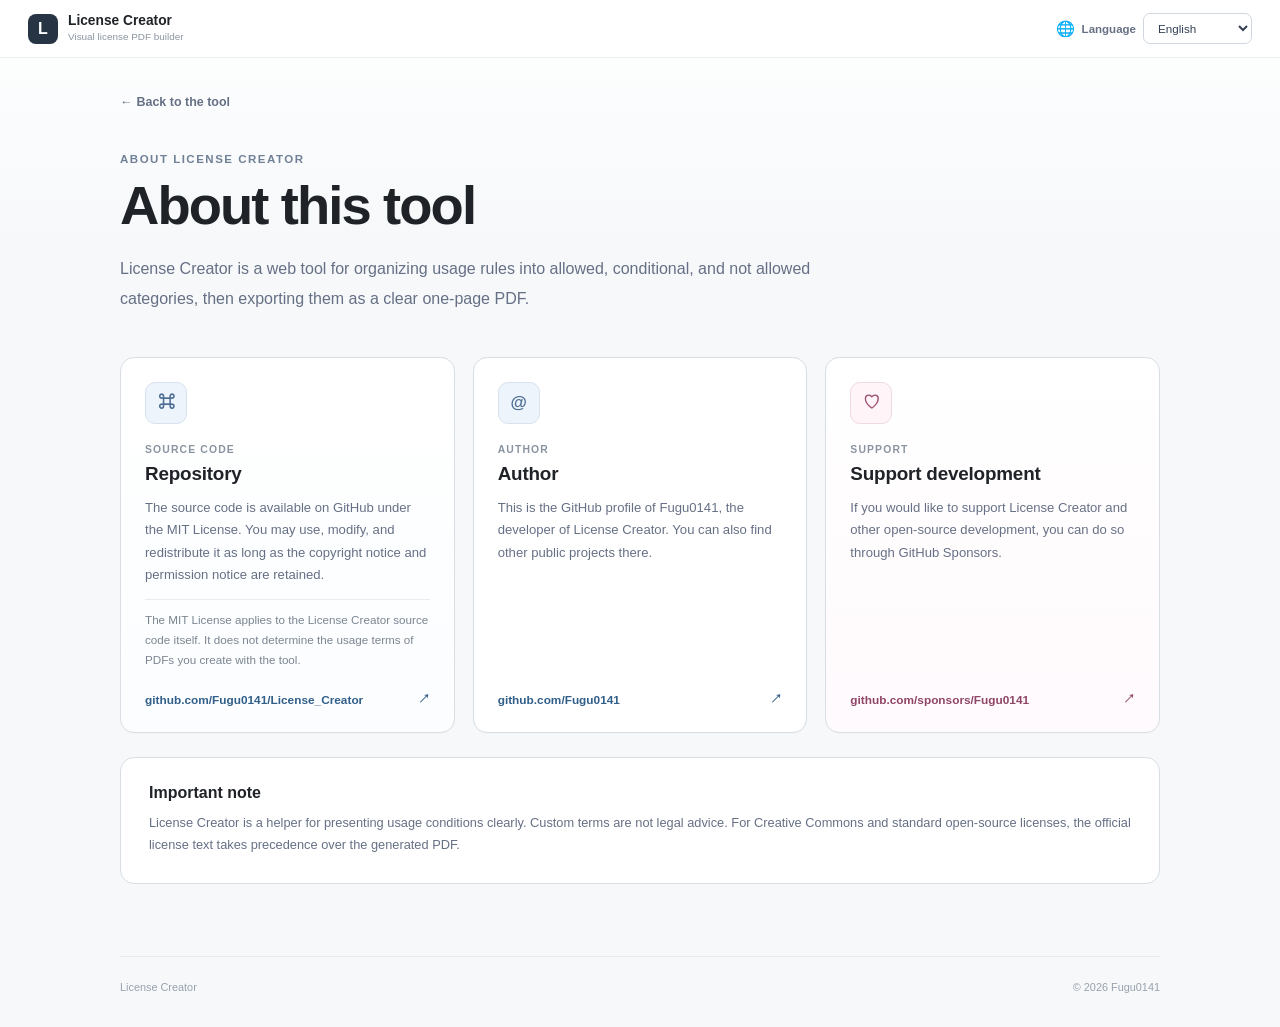
<file: about.html>
<!doctype html>
<html lang="ja">
<head>
  <meta charset="utf-8">
  <meta name="viewport" content="width=device-width, initial-scale=1">
  <meta name="description" content="License Creatorについて、ソースコード、作者、開発支援の案内です。">
  <meta name="theme-color" content="#f6f8fa">
  <title>About · License Creator</title>
  <link rel="stylesheet" href="about.css?v=20260822-1557">
</head>
<body>
  <header class="about-topbar">
    <a class="about-brand" id="backLink" href="./">
      <span class="about-brand-mark">L</span>
      <span><strong>License Creator</strong><small id="brandSubtitle">Visual license PDF builder</small></span>
    </a>
    <div class="about-top-actions">
      <label class="about-language" for="aboutLanguageSelect">
        <span class="globe" aria-hidden="true">🌐</span>
        <span>Language</span>
        <select id="aboutLanguageSelect" aria-label="Language">
          <option value="ja">日本語</option>
          <option value="en">English</option>
          <option value="zh-CN">简体中文</option>
          <option value="ko">한국어</option>
        </select>
      </label>
    </div>
  </header>

  <main class="about-shell">
    <a class="back-to-tool" id="backToTool" href="./">← <span id="backText">ツールに戻る</span></a>

    <section class="about-hero">
      <p class="eyebrow" id="heroEyebrow">ABOUT LICENSE CREATOR</p>
      <h1 id="heroTitle">このツールについて</h1>
      <p id="heroDescription">License Creatorは、作品の利用条件を「許可・条件・禁止」に整理し、見やすい1ページPDFとして書き出すためのWebツールです。</p>
    </section>

    <section class="about-links" aria-label="Links">
      <article class="about-card repo-card">
        <div class="card-icon" aria-hidden="true">⌘</div>
        <div class="card-copy">
          <p class="card-kicker">SOURCE CODE</p>
          <h2 id="repoTitle">リポジトリ</h2>
          <p id="repoDescription">ソースコードはGitHubで公開しています。MIT Licenseのもと、著作権表示と許諾文を残すことで、利用・改変・再配布などができます。</p>
          <p class="card-note" id="repoNote">このMIT LicenseはLicense Creator本体のソースコードに適用され、作成したPDFの利用条件を決めるものではありません。</p>
        </div>
        <a class="card-link" href="https://github.com/Fugu0141/License_Creator" target="_blank" rel="noopener noreferrer">
          <span>github.com/Fugu0141/License_Creator</span><span aria-hidden="true">↗</span>
        </a>
      </article>

      <article class="about-card">
        <div class="card-icon" aria-hidden="true">@</div>
        <div class="card-copy">
          <p class="card-kicker">AUTHOR</p>
          <h2 id="authorTitle">作者</h2>
          <p id="authorDescription">License Creatorの開発者、Fugu0141のGitHubプロフィールです。ほかの公開プロジェクトも確認できます。</p>
        </div>
        <a class="card-link" href="https://github.com/Fugu0141" target="_blank" rel="noopener noreferrer">
          <span>github.com/Fugu0141</span><span aria-hidden="true">↗</span>
        </a>
      </article>

      <article class="about-card support-card">
        <div class="card-icon" aria-hidden="true">♡</div>
        <div class="card-copy">
          <p class="card-kicker">SUPPORT</p>
          <h2 id="supportTitle">開発を支援する</h2>
          <p id="supportDescription">License CreatorやほかのOSS開発を応援していただける場合は、GitHub Sponsorsから支援できます。</p>
        </div>
        <a class="card-link" href="https://github.com/sponsors/Fugu0141" target="_blank" rel="noopener noreferrer">
          <span>github.com/sponsors/Fugu0141</span><span aria-hidden="true">↗</span>
        </a>
      </article>
    </section>

    <section class="about-notice">
      <h2 id="noticeTitle">利用時の注意</h2>
      <p id="noticeText">License Creatorは利用条件を分かりやすく整理するための作成補助ツールです。カスタム規約は法的助言ではありません。Creative CommonsやOSSの標準ライセンスでは、生成PDFより公式のライセンス本文が優先されます。</p>
    </section>
  </main>

  <footer class="about-footer">
    <span>License Creator</span>
    <span>© 2026 Fugu0141</span>
  </footer>

  <script src="about.js?v=20260822-1557" defer></script>
</body>
</html>
</file>
<file: about.css>
:root{color-scheme:light;--bg:#f6f8fa;--panel:#fff;--ink:#1f2328;--muted:#667085;--line:#d8dee4;--line-soft:#e8ecf0;--accent:#4f6f99;--accent-soft:#eef4fb;--support:#a05273;--support-soft:#fff4f8}*{box-sizing:border-box}html{font-family:Inter,"Noto Sans CJK JP","Noto Sans JP","Yu Gothic",Meiryo,sans-serif;background:var(--bg);color:var(--ink)}body{margin:0;min-height:100vh;background:linear-gradient(180deg,#fff 0,#f6f8fa 240px)}a{color:inherit}.about-topbar{height:58px;display:flex;align-items:center;justify-content:space-between;gap:20px;padding:0 28px;border-bottom:1px solid var(--line-soft);background:rgba(255,255,255,.94);backdrop-filter:blur(12px);position:sticky;top:0;z-index:10}.about-brand{display:flex;align-items:center;gap:10px;text-decoration:none;min-width:0}.about-brand-mark{width:30px;height:30px;display:grid;place-items:center;border-radius:8px;background:#273443;color:#fff;font-weight:800}.about-brand>span:last-child{display:flex;flex-direction:column;line-height:1.08}.about-brand strong{font-size:.86rem}.about-brand small{margin-top:3px;color:#8b95a1;font-size:.62rem}.about-top-actions{display:flex;align-items:center}.about-language{display:flex;align-items:center;gap:7px;color:#667085;font-size:.72rem;font-weight:650;white-space:nowrap}.about-language .globe{font-size:.95rem}.about-language select{border:1px solid #d0d7de;border-radius:7px;background:#fff;color:#344054;padding:7px 29px 7px 10px;font-size:.73rem;outline:none}.about-language select:focus{border-color:#7a9ac4;box-shadow:0 0 0 3px rgba(91,127,183,.1)}.about-shell{width:min(1040px,calc(100% - 40px));margin:0 auto;padding:34px 0 72px}.back-to-tool{display:inline-flex;align-items:center;gap:4px;margin-bottom:44px;text-decoration:none;color:#667085;font-size:.78rem;font-weight:650}.back-to-tool:hover{color:#1f2328}.about-hero{max-width:760px;margin-bottom:42px}.eyebrow{margin:0 0 12px;color:#708197;font-size:.72rem;font-weight:750;letter-spacing:.13em}.about-hero h1{margin:0;font-size:clamp(2rem,5vw,3.4rem);line-height:1.08;letter-spacing:-.035em}.about-hero p:last-child{margin:18px 0 0;color:#667085;font-size:1rem;line-height:1.9}.about-links{display:grid;grid-template-columns:repeat(3,minmax(0,1fr));gap:18px}.about-card{min-height:330px;display:flex;flex-direction:column;padding:24px;border:1px solid var(--line);border-radius:14px;background:var(--panel);box-shadow:0 1px 1px rgba(31,35,40,.02)}.repo-card{background:linear-gradient(180deg,#fff 0,#fbfdff 100%)}.support-card{background:linear-gradient(180deg,#fff 0,#fffafd 100%)}.card-icon{width:42px;height:42px;display:grid;place-items:center;border:1px solid #d8e2ee;border-radius:10px;background:var(--accent-soft);color:#4e6d94;font-weight:800;font-size:1.05rem}.support-card .card-icon{border-color:#efd9e3;background:var(--support-soft);color:var(--support)}.card-copy{margin-top:20px}.card-kicker{margin:0 0 8px;color:#8a94a1;font-size:.65rem;font-weight:750;letter-spacing:.11em}.about-card h2{margin:0;font-size:1.18rem;letter-spacing:-.01em}.about-card p:not(.card-kicker){margin:12px 0 0;color:#667085;font-size:.82rem;line-height:1.72}.about-card .card-note{padding-top:10px;border-top:1px solid var(--line-soft);font-size:.73rem!important;color:#7b8591!important}.card-link{display:flex;align-items:center;justify-content:space-between;gap:10px;margin-top:auto;padding-top:22px;color:#315f89;text-decoration:none;font-size:.74rem;font-weight:650;overflow-wrap:anywhere}.card-link:hover{text-decoration:underline}.support-card .card-link{color:#8f4567}.about-notice{margin-top:24px;padding:26px 28px;border:1px solid var(--line);border-radius:14px;background:#fff}.about-notice h2{margin:0;font-size:1rem}.about-notice p{margin:10px 0 0;color:#667085;font-size:.8rem;line-height:1.75}.about-footer{width:min(1040px,calc(100% - 40px));margin:0 auto;padding:24px 0 34px;border-top:1px solid var(--line-soft);display:flex;justify-content:space-between;gap:20px;color:#98a2ad;font-size:.68rem}@media(max-width:820px){.about-links{grid-template-columns:1fr}.about-card{min-height:0}.about-shell{padding-top:26px}.back-to-tool{margin-bottom:32px}}@media(max-width:600px){.about-topbar{height:auto;min-height:58px;padding:8px 14px}.about-brand small{display:none}.about-language>span:not(.globe){display:none}.about-shell{width:min(100% - 28px,1040px)}.about-hero p:last-child{font-size:.9rem}.about-footer{width:min(100% - 28px,1040px)}}
</file>
